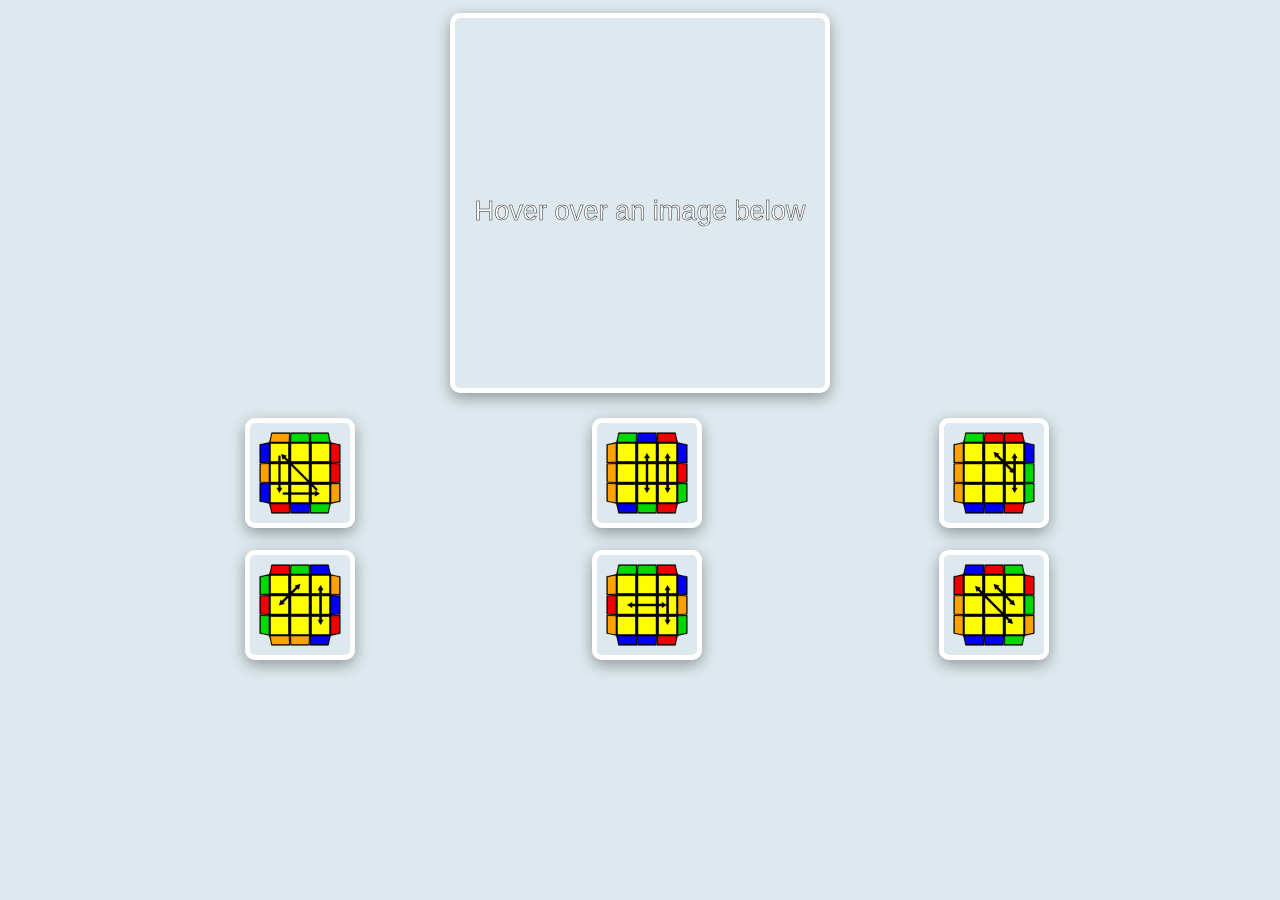
<file: hw3/index.html>
<!DOCTYPE html>
<html lang="en">

<head>
    <meta charset="UTF-8">
    <title>Photo Gallery</title>
    <link rel="stylesheet" href="gallery.css">
    <script src="gallery.js"></script>
</head>

<body>

    <div id="image">
        Hover over an image below
    </div>

    <div id="space">
        <img class="preview" alt="A-perm" src="images/aperm.png" onmouseover="upDate(this)" onmouseout="unDo()"
            onfocus="upDate(this)" onblur="unDo()">

        <img class="preview" alt="F-perm" src="images/fperm.png" onmouseover="upDate(this)" onmouseout="unDo()"
            onfocus="upDate(this)" onblur="unDo()">

        <img class="preview" src="images/japerm.png" alt="J-perm" onmouseover="upDate(this)" onmouseout="unDo()"
            onfocus="upDate(this)" onblur="unDo()">
    </div>
    <div>
        <img class="preview" src="images/raperm.png" alt="R-perm" onmouseover="upDate(this)" onmouseout="unDo()"
            onfocus="upDate(this)" onblur="unDo()">
        <img class="preview" src="images/tperm.png" alt="T-perm" onmouseover="upDate(this)" onmouseout="unDo()"
            onfocus="upDate(this)" onblur="unDo()">
        <img class="preview" src="images/vperm.png" alt="V-perm" onmouseover="upDate(this)" onmouseout="unDo()"
            onfocus="upDate(this)" onblur="unDo()">
    </div>

</body>

</html>
</file>
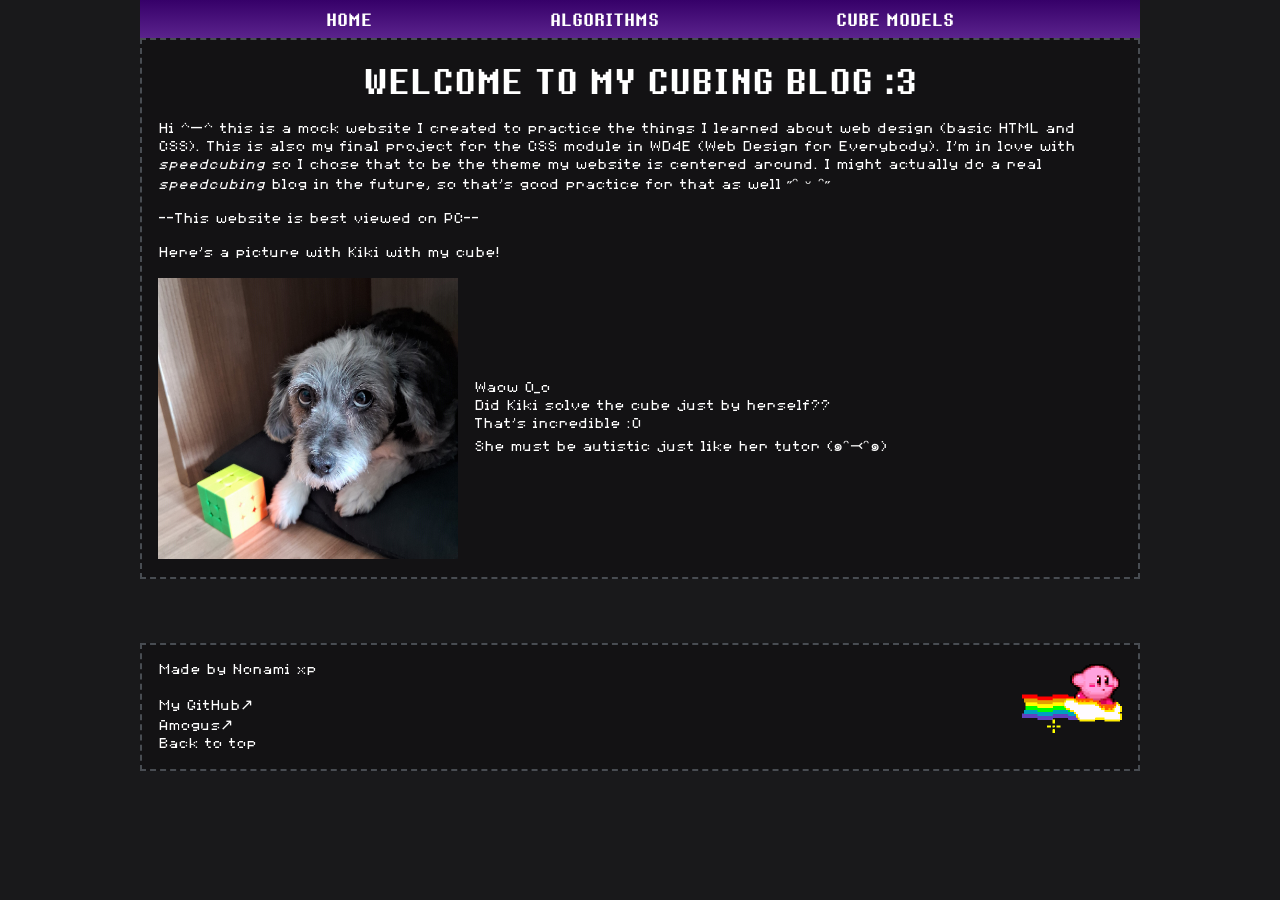
<file: mock_cube/index.html>
<!DOCTYPE html>
<html lang="en">

<head>
    <meta charset="utf-8">
    <meta name="viewport" content="width=device-width, initial-scale=1.0">
    <title>Cubing Blog :D</title>
    <link rel="icon" href="Images/cube_logo3.png">
    <link rel="stylesheet" href="css/style.css">
</head>

<body>
    <a href="#main" id="skip">Skip to main content</a>
    <nav id="nav">
        <ul>
            <li><a href="index.html">HOME</a></li>
            <li><a href="algs.html">ALGORITHMS</a></li>
            <li><a href="cubes.html">CUBE MODELS</a></li>
        </ul>
    </nav>
    <div class="border">
        <main id="main">
            <div>
                <br>
                <h1 id="main">WELCOME TO MY CUBING BLOG :3</h1><br>
                Hi ^—^ this is a mock website I created to practice the things I learned about web design (basic
                HTML and CSS). This is also my final project for the CSS module in WD4E (Web Design for Everybody).
                I'm in love with <em>speedcubing</em> so I chose that to be the theme my website is centered around. I
                might actually do a real <em>speedcubing</em> blog in the future, so that's good practice for that as
                well ˶ᵔ ᵕ ᵔ˶
                <p>
                    --This website is best viewed on PC--
                </p>
                <p>Here's a picture with Kiki with my cube!</p>
                <figure id="kiki">
                    <img src="Images/20260522.jpg" alt="Dog with a solved rubik's cube by her side.">
                    <div>Waow O_o <br> Did Kiki solve the cube just by herself?? <br> That's incredible :O <br>
                        She
                        must be autistic
                        just like her tutor (๑ᵔ⤙ᵔ๑)
                    </div>
                </figure>
            </div>
        </main>
        <br>
    </div>
    <div class="void">
    </div>
    <footer>
        <div>
            <p>
                Made by Nonami xp
            </p>
            <a href="https://github.com/nonamilua" target="_blank" class="source">My GitHub</a>
            <br>
            <a href="Images/among-us-twerk.gif" target="_blank" class="source">Amogus</a>
            <br>
            <a href="#nav">Back to top</a>
        </div>
        <img src="Images/kirby.gif" width="100">
    </footer>
</body>


</html>
</file>
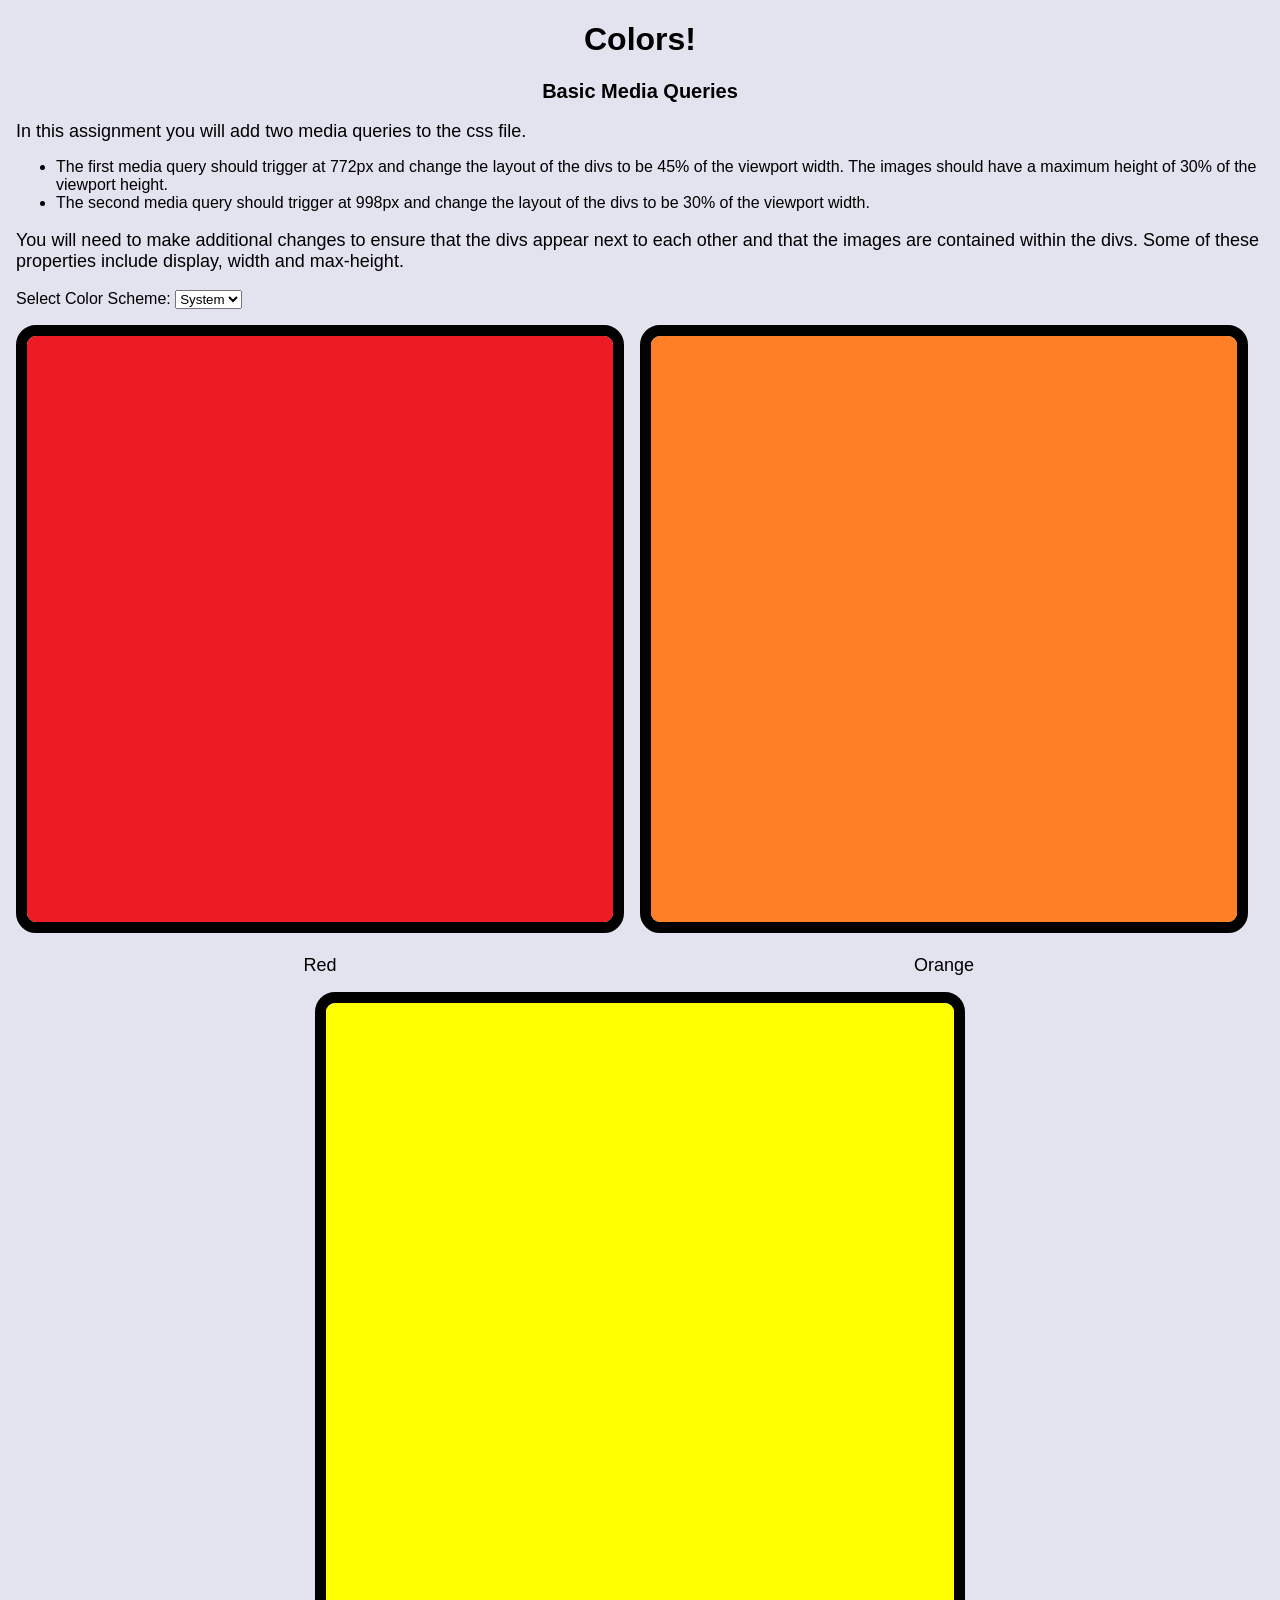
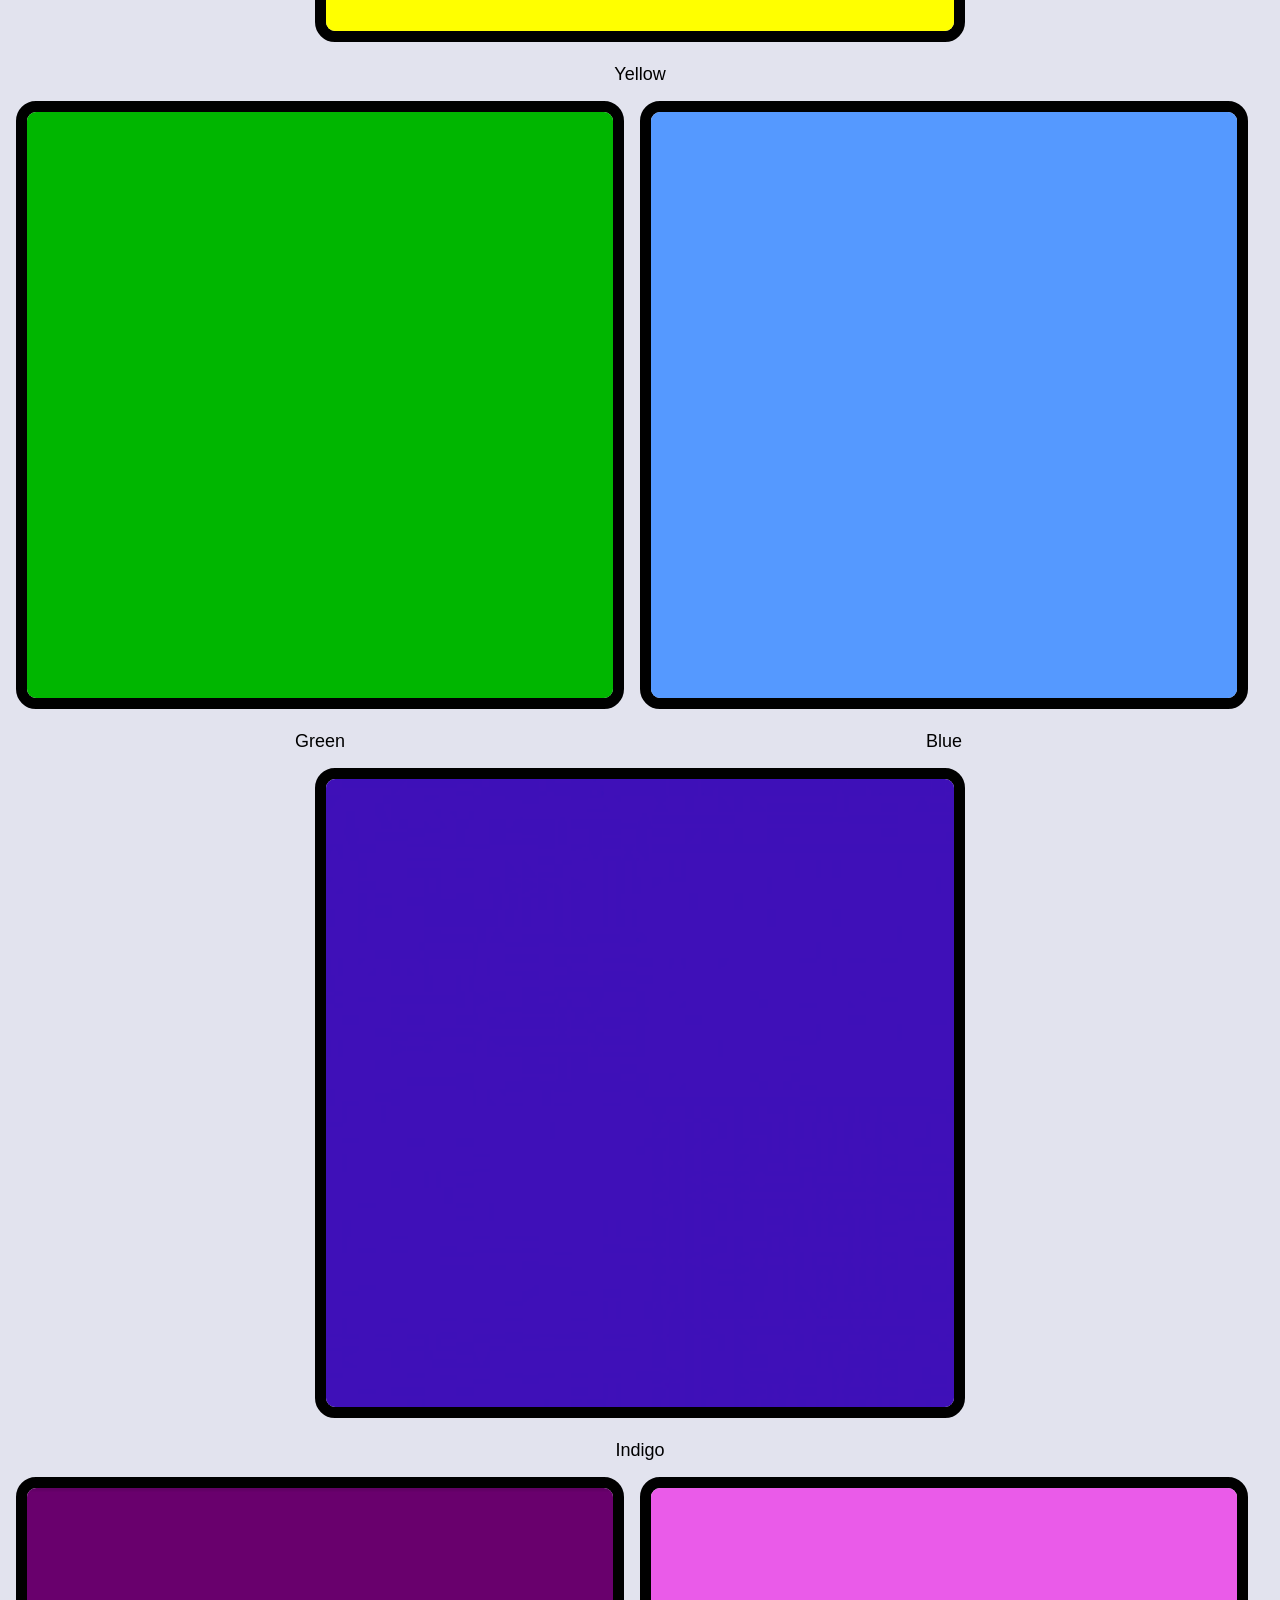
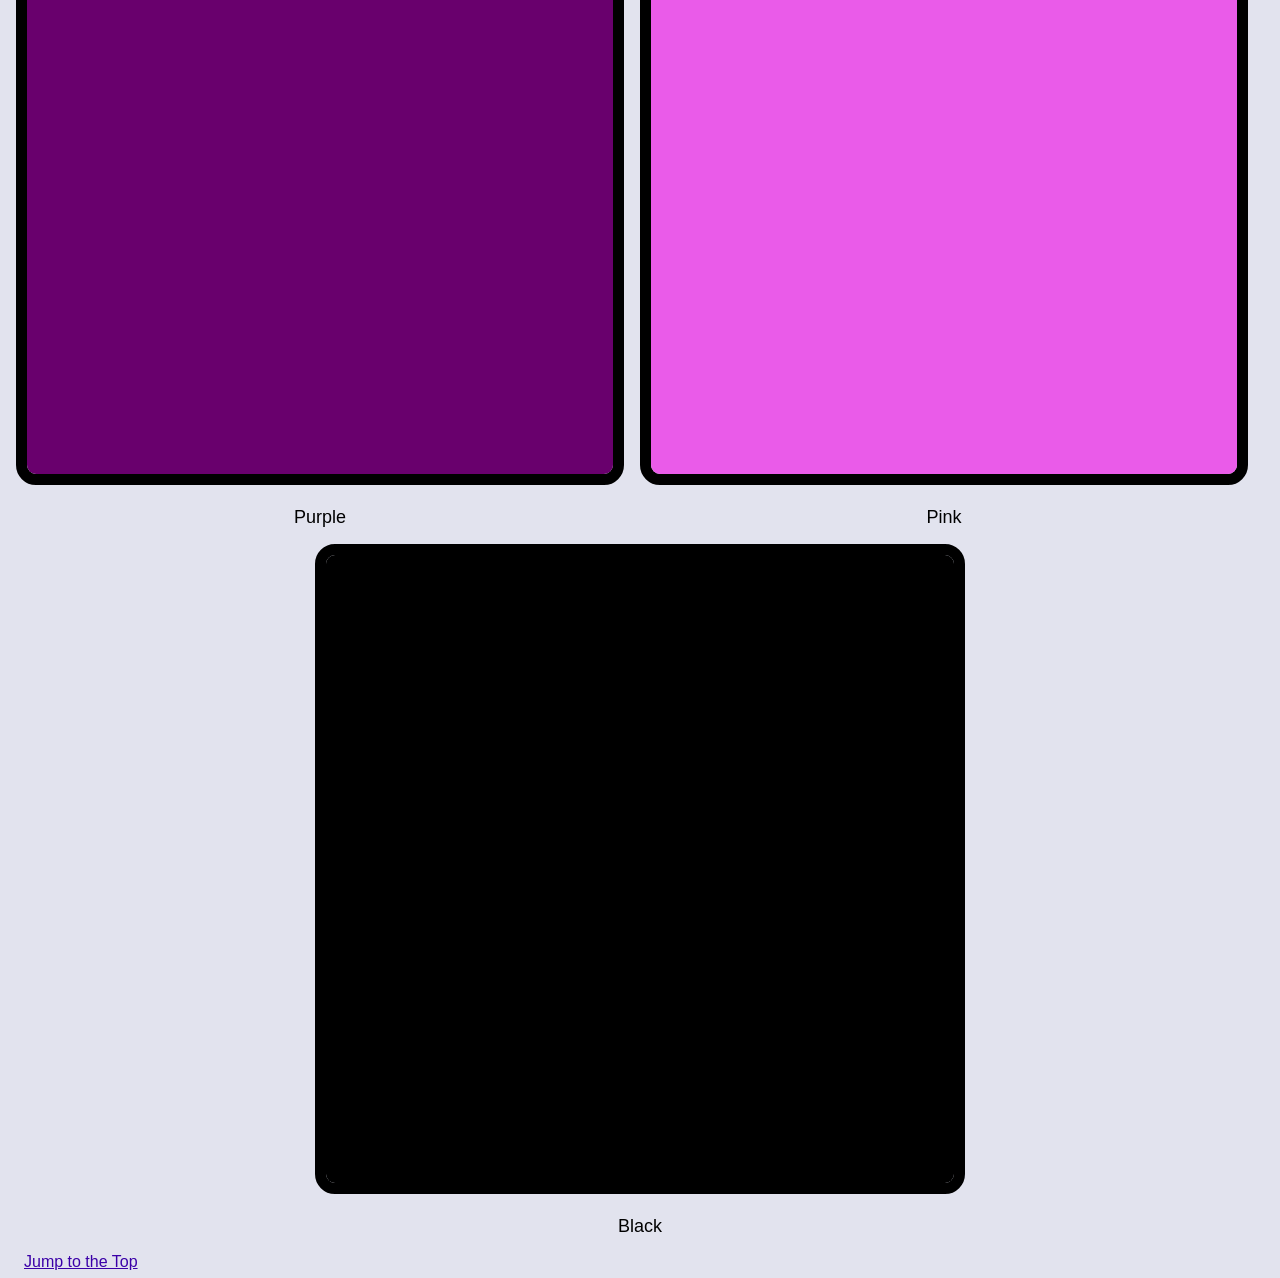
<file: responsive_hw/index.html>
<!DOCTYPE html>
<html lang="en">

<head>
    <meta charset="UTF-8">
    <meta http-equiv="X-UA-Compatible" content="IE=edge">
    <meta name="viewport" content="width=device-width, initial-scale=1.0">
    <title>Colors</title>
    <link rel="stylesheet" href="css/style.css">
</head>

<body>
    <h1 id="top">Colors!</h1>

    <h2>Basic Media Queries</h2>
    <p>In this assignment you will add two media queries to the css file.</p>
    <ul>
        <li>The first media query should trigger at 772px and change the layout of the divs to be 45% of the
            viewport width. The images should have a maximum height of 30% of the viewport height.</li>

        <li>The second media query should trigger at 998px and change the layout of the divs to be 30% of the
            viewport width.</li>
    </ul>
    <p>You will need to make additional changes to ensure that the divs appear next to each other and that the
        images are contained within the divs. Some of these properties include display, width and max-height.</p>
    <br>
    Select Color Scheme:
    <select id="theme-select">
        <option value="system">System</option>
        <option value="light">Light</option>
        <option value="dark">Dark</option>
    </select>

    <div class="grid">
        <div>
            <img src="images/red.png" alt="Red">
            <p class="label">Red</p>
        </div>
        <div>
            <img src="images/Orange.png" alt="Orange">
            <p class="label">Orange</p>
        </div>
        <div>
            <img src="images/Yellow.png" alt="Yellow">
            <p class="label">Yellow</p>
        </div>
        <div>
            <img src="images/Green.png" alt="Green">
            <p class="label">Green</p>
        </div>
        <div>
            <img src="images/Blue.png" alt="Blue">
            <p class="label">Blue</p>
        </div>
        <div>
            <img src="images/Indigo.jpeg" alt="Indigo">
            <p class="label">Indigo</p>
        </div>
        <div>
            <img src="images/Purple.png" alt="Purple">
            <p class="label">Purple</p>
        </div>
        <div>
            <img src="images/Pink.jpeg" alt="Pink">
            <p class="label">Pink</p>
        </div>
        <div>
            <img src="images/White.png" alt="Black">
            <p class="label">Black</p>
        </div>
    </div>

    <footer>
        <a href="#top">Jump to the Top</a>
    </footer>

    <script>
        document.addEventListener("DOMContentLoaded", () => {
            const select = document.getElementById("theme-select");

            const saved = localStorage.getItem("theme") || "system";

            function apply(theme) {
                document.documentElement.className = theme === "system" ? "" : theme;
                localStorage.setItem("theme", theme);
            }

            apply(saved);
            select.value = saved;

            select.addEventListener("change", (e) => {
                apply(e.target.value);
            });
        });
    </script>

</body>

</html>
</file>
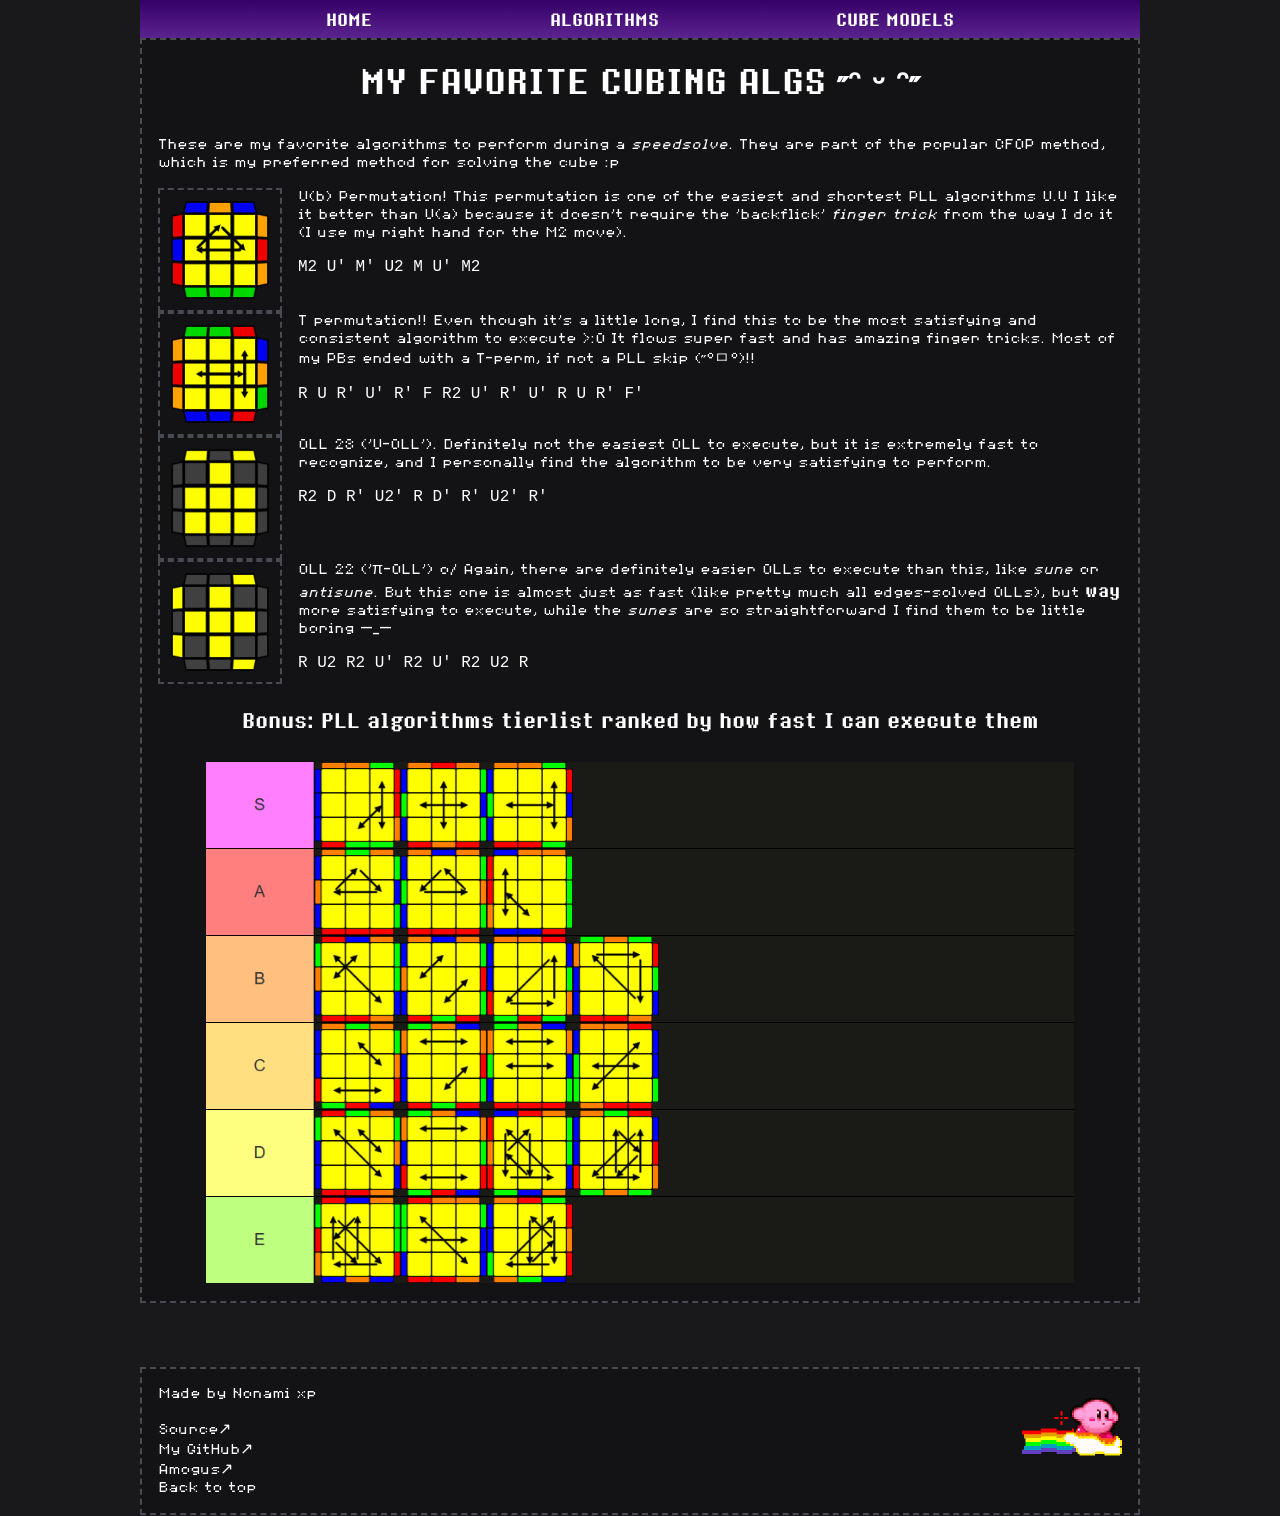
<file: mock_cube/algs.html>
<!DOCTYPE html>
<html lang="en">

<head>
    <meta charset="utf-8">
    <meta name="viewport" content="width=device-width, initial-scale=1.0">
    <title>Cubing Blog :D</title>
    <link rel="icon" href="Images/cube_logo3.png">
    <link rel="stylesheet" href="css/style.css">
</head>

<body>
    <a href="#main" id="skip">Skip to main content</a>
    <nav id="nav">
        <ul>
            <li><a href="index.html">HOME</a></li>
            <li><a href="algs.html">ALGORITHMS</a></li>
            <li><a href="cubes.html">CUBE MODELS</a></li>
        </ul>
    </nav>
    <div class="border">
        <main id="main">
            <div>
                <br>
                <h1 id="main">MY FAVORITE CUBING ALGS ˶ᵔ ᵕ ᵔ˶</h1><br>
                <p>
                    These are my favorite algorithms to perform during a <em>speedsolve</em>. They are part of the
                    popular
                    CFOP
                    method, which is my preferred method for solving the cube :p
                </p>
                <ul class='algs'>
                    <li>
                        <img src="Images/altub.png" alt="Depiction of which pieces need to swap places" width="120">
                        <div>
                            U(b) Permutation! This permutation is one of the easiest and shortest PLL
                            algorithms U.U
                            I like it better than U(a) because it doesn't require the 'backflick' <em>finger
                                trick</em> from the
                            way I do it (I use my right hand for the M2 move).

                            <pre>M2 U' M' U2 M U' M2</pre>
                        </div>
                    </li>
                    <li>
                        <img src="Images/tpll.png" alt="Depiction of which pieces need to swap places" width="120">
                        <div>
                            T permutation!! Even though it's a little long, I find this to be the most
                            satisfying
                            and consistent algorithm to execute >:O It flows super fast and has amazing finger
                            tricks.
                            Most
                            of my PBs ended with a T-perm, if not a PLL skip (˶°ㅁ°)!!

                            <pre>R U R' U' R' F R2 U' R' U' R U R' F'</pre>
                        </div>
                    </li>
                    <li>
                        <img src="Images/OLL_23.png" alt="Depiction of which pieces need to be oriented" width="120">
                        <div>
                            OLL 23 ('U-OLL'). Definitely not the easiest OLL to execute, but it is extremely
                            fast to recognize, and I personally find the algorithm to be very satisfying to perform.


                            <pre>R2 D R' U2' R D' R' U2' R'</pre>
                        </div>
                    </li>
                    <li>
                        <img src="Images/pioll.png" alt="Depiction of which pieces need to be swap" width="120">
                        <div>
                            OLL 22 ('&pi;-OLL') o/ Again, there are definitely easier OLLs to execute than this, like
                            <em>sune</em> or <em>antisune</em>. But this one is almost just as fast (like pretty
                            much all edges-solved OLLs), but <strong>way</strong> more satisfying to execute, while
                            the <em>sunes</em> are so straightforward I find them to be little boring —_—

                            <pre>R U2 R2 U' R2 U' R2 U2 R</pre>
                        </div>
                    </li>
                </ul>
                <br>
                <h2> Bonus: PLL algorithms tierlist ranked by how fast I can execute them</h2>
                <br>
                <figure id="tierlist">
                    <img src="Images/plltierlist.png">
                </figure>
            </div>
        </main>
        <br>
    </div>
    <div class="void">
    </div>
    <footer>
        <div>
            <p>
                Made by Nonami xp
            </p>
            <a href="https://jperm.net/" target="_blank" class="source">Source</a>
            <br>
            <a href="https://github.com/nonamilua" target="_blank" class="source">My GitHub</a>
            <br>
            <a href="Images/among-us-twerk.gif" target="_blank" class="source">Amogus</a>
            <br>
            <a href="#nav">Back to top</a>
        </div>
        <img src="Images/kirby.gif" width="100">
    </footer>

</body>

</html>
</file>
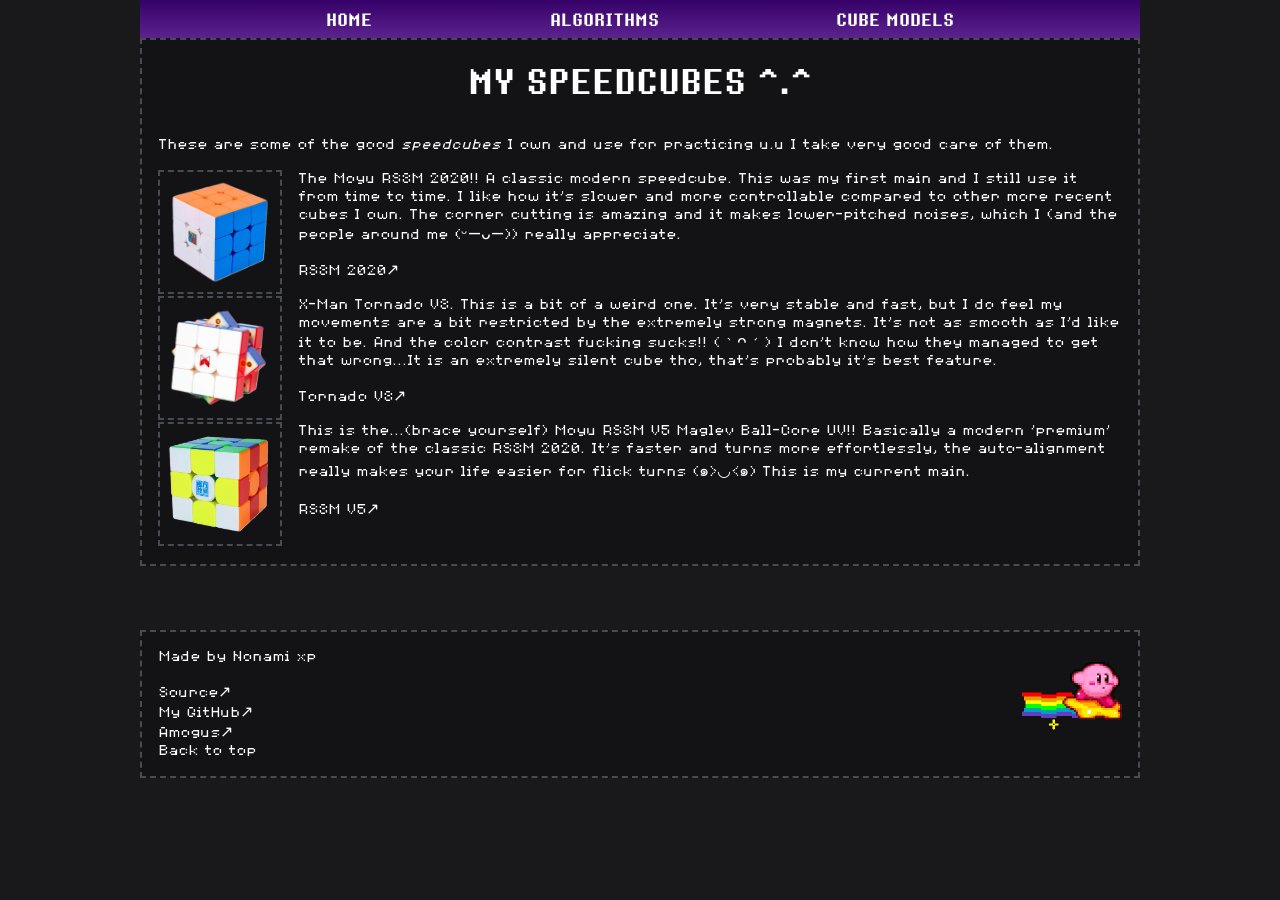
<file: mock_cube/cubes.html>
<!DOCTYPE html>
<html lang="en">

<head>
    <meta charset="utf-8">
    <meta name="viewport" content="width=device-width, initial-scale=1.0">
    <title>Cubing Blog :D</title>
    <link rel="icon" href="Images/cube_logo3.png">
    <link rel="stylesheet" href="css/style.css">
</head>

<body>
    <a href="#main" id="skip">Skip to main content</a>
    <nav id="nav">
        <ul>
            <li><a href="index.html">HOME</a></li>
            <li><a href="algs.html">ALGORITHMS</a></li>
            <li><a href="cubes.html">CUBE MODELS</a></li>
        </ul>
    </nav>
    <div class="border">
        <main id="main">
            <div>
                <br>
                <h1 id="main">MY SPEEDCUBES ^.^</h1><br>
                <p>
                    These are some of the good <em>speedcubes</em> I own and use for practicing u.u I take very good
                    care of them.
                </p>
                <ul class='algs'>
                    <li>
                        <img src="Images/RS3M-2020.png" alt="Depiction of the speedcube" width="120">
                        <div>
                            The Moyu RS3M 2020!! A classic modern speedcube. This was my first main and I still use it
                            from
                            time to time. I like how it's slower and more controllable compared to other more recent
                            cubes I own. The corner cutting is amazing and it makes lower-pitched noises, which I (and
                            the people around me (ᵕ—ᴗ—)) really appreciate.
                            <p>
                                <a href="https://www.amazon.com/CuberSpeed-stickerless-Mofang-Jiaoshi-MF3RS3/dp/B08BG6CVQD"
                                    target="_blank" class="source">RS3M 2020</a>
                            </p>
                        </div>
                    </li>
                    <li>
                        <img src="Images/TornadoV3.png" alt="Depiction of the speedcube" width="120">
                        <div>
                            X-Man Tornado V3. This is a bit of a weird one. It's very stable and fast, but I do feel my
                            movements are a bit restricted by the extremely strong magnets. It's not as smooth as I'd
                            like it to be. And the color contrast fucking sucks!! ( ` ᴖ ´ ) I don't know how they
                            managed to get that wrong...It is an extremely silent cube tho, that's probably it's best
                            feature.

                            <p>
                                <a href="https://www.amazon.com/CuberShop-Tornado-Pioneer-Magnetic-Clothes/dp/B0CC5D4D1M/"
                                    target="_blank" class="source">Tornado V3</a>
                            </p>
                        </div>
                    </li>
                    <li>
                        <img src="Images/rs3mv5.png" alt="Depiction of the speedcube" width="120">
                        <div>
                            This is the...(brace yourself) Moyu RS3M V5 Maglev Ball-Core UV!! Basically a modern
                            'premium' remake of the classic RS3M 2020. It's faster and turns more effortlessly, the
                            auto-alignment really makes your life easier for flick turns (๑&gt;◡&lt;๑) This is my
                            current main.
                            <p>
                                <a href="https://www.amazon.com/Cuberspeed-RS3M-V5-Flagship-Magnetic/dp/B0CLLNVRXR/"
                                    target="_blank" class="source">RS3M V5</a>
                            </p>
                        </div>
                    </li>
                </ul>
            </div>
        </main>
        <br>
    </div>
    <div class="void">
    </div>
    <footer>
        <div>
            <p>
                Made by Nonami xp
            </p>
            <a href="https://jperm.net/" target="_blank" class="source">Source</a>
            <br>
            <a href="https://github.com/nonamilua" target="_blank" class="source">My GitHub</a>
            <br>
            <a href="Images/among-us-twerk.gif" target="_blank" class="source">Amogus</a>
            <br>
            <a href="#nav">Back to top</a>
        </div>
        <img src="Images/kirby.gif" width="100">
    </footer>

</body>

</html>
</file>
<file: hw3/gallery.css>
html {
    font-family: Arial, Helvetica, sans-serif;
}

body {
    margin: 1%;
    background-color: #dde9ee;
}

#image {
    line-height: 385px;
    width: 370px;
    height: 370px;
    border: 5px solid rgb(255, 255, 255);
    margin: 0 auto;
    background-color: #dde9ee;
    background-image: url('');
    background-repeat: no-repeat;
    color: #FFFFFF;
    text-align: center;
    background-size: 100%;
    margin-bottom: 25px;
    font-size: 170%;
    border: 5px solid rgb(255, 255, 255);
    border-radius: 10px;
    box-shadow: rgba(0, 0, 0, 0.35) 0px 5px 15px;
    -webkit-text-stroke: 0.5px rgba(0, 0, 0, 0.842);
}

.preview {
    width: 8%;
    margin-left: 18.5%;
    border: 5px solid rgb(255, 255, 255);
    border-radius: 10px;
    box-shadow: rgba(0, 0, 0, 0.35) 0px 5px 15px;
}

img {
    width: 95%;
    -webkit-text-stroke: 0.5px rgba(0, 0, 0, 0.842);
}

#space {
    margin-bottom: 18px;
}
</file>
<file: mock_cube/css/style.css>
@font-face {
    font-family: "8-bit-operator";
    src: url("fonts/8bitOperatorPlus8-Regular.ttf") format("truetype");
    font-weight: 400;
    font-style: normal;
}

@font-face {
    font-family: "8-bit-operator";
    src: url("fonts/8bitOperatorPlus-Bold.woff") format("woff");
    font-weight: 700;
    font-style: normal;
}

html {
    font-size: 1rem;
    background-color: #19191b;
}

body {
    font-family: "8-bit-operator", sans-serif;
    font-weight: 400;
    color: #ffffff;
    margin-top: 0;
    margin-bottom: 0;
    max-width: 1000px;
    margin: 0 auto;
    background-color: #131214;
}

.border {
    border: 2px dashed #484c52;
    border-top: 2px dashed #484c52;
    border-bottom: 2px dashed #484c52;
}

a {
    text-decoration: none;
    color: #ffffff;
    transition: color 0.5s ease;
}

a:hover {
    color: #ff8bc1;
}

h1 {
    text-align: center;
    font-weight: 700;
    margin-block-start: 0;
    margin-block-end: 0;
}

h2 {
    text-align: center;
    font-weight: 700;
    margin-block-start: 0;
    margin-block-end: 0;
    font-size: 1.2rem;
}

nav {
    font-weight: 700;
}

strong {
    font-weight: 700;
}

main {
    padding-left: 1rem;
    padding-right: 1rem;
}

.void {
    width: 100%;
    height: 4rem;
    background-color: #19191b;
}

footer {
    display: flex;
    align-items: center;
    gap: 1rem;
    padding-left: 1rem;
    padding-right: 1rem;
    border-top: 2px dashed #484c52;
    border-left: 2px dashed #484c52;
    border-bottom: 2px dashed #484c52;
    border-right: 2px dashed #484c52;
    padding-bottom: 1rem;
}

footer div {
    flex: 1;

}

#skip {
    position: absolute;
    left: -9999px;
}

#skip:focus {
    position: static;
    z-index: 1000;
}

nav ul {
    display: flex;
    justify-content: space-evenly;
    list-style: none;
    padding: 0.5rem;
    margin: 0;
    background: linear-gradient(#360069, #5b238d);
}

nav li {
    text-align: center;
}

nav li a {
    text-decoration: none;
}

#kiki {
    margin-block-start: 0;
    margin-block-end: 0;
    margin-inline-start: 0rem;
    margin-inline-end: 1.2rem;
    display: flex;
    align-items: center;
    gap: 1rem;
}

#kiki img {
    width: 300px;
    max-width: 40vw;
    height: auto;
}

#kiki div {
    flex: 1;
}

a[target="_blank"]::after {
    content: "↗";
}

.algs {
    list-style: none;
    padding: 0;
    margin: 0;
}

.algs li {
    display: grid;
    grid-template-columns: auto 1fr;
    gap: 1rem;
    align-items: start;

}

.algs img {
    margin-block-start: 0;
    margin-block-end: 0;
    margin-inline-start: 0rem;
    margin-inline-end: 0rem;
    border: 2px dashed #484c52;

}

.algs pre {
    grid-column: 2;

}

.algs a {
    grid-column: 2;

}

#tierlist {
    margin-block-start: 0;
    margin-block-end: 0;
    margin-inline-start: 0rem;
    margin-inline-end: 0px;
    margin-top: 0.7rem;
}

#tierlist img {
    display: block;
    margin: 0 auto;
    max-width: 90%;
    height: auto;
}

pre {
    white-space: pre-wrap;
}
</file>
<file: responsive_hw/css/style.css>
* {
    box-sizing: border-box;
}

html {
    font-family: Helvetica, sans-serif;
    scroll-behavior: smooth;
}


body {
    background-color: #e2e3ee;
    color: black;
    font-family: Helvetica, sans-serif;
    margin: 0 1rem;
    max-width: 1500px;
}

h1 {
    text-align: center;
    font-size: 32px;
}

h2 {
    text-align: center;
    font-size: 20px;
}

a {
    color: #3b00a8;
    padding: 8px;
}

p {
    font-size: 18px;
    margin-bottom: 0;
}

.grid {
    display: grid;
    grid-template-columns: 1fr;
    margin-top: 1rem;
    margin-bottom: 1rem;
    gap: 1rem;
}


.grid>div {
    text-align: center;
    padding: 0;

}

.grid div img {
    width: 100%;
    border: 0.7rem solid black;
    border-radius: 20px;

}

@media (min-width: 768px) {
    .grid {
        grid-template-columns: repeat(2, 1fr);
        gap: 1rem;
    }

    .grid div img {
        border-radius: 50%;
        max-width: 450px;
    }

    .grid>div:last-child {
        grid-column: span 2;
    }
}

@media (min-width: 1024px) {
    .grid {
        grid-template-columns: repeat(2, 1fr);
        gap: 1rem;
    }

    .grid div img {
        border-radius: 20px;
        max-width: 650px;
    }

    .grid>div:nth-child(3n) {
        grid-column: span 3;
    }

}

@media (min-width: 1500px) {
    body {
        margin: 0 auto;
    }
}

@media (prefers-reduced-motion: reduce) {
    html {
        scroll-behavior: auto !important;
    }
}

html.dark body {
    background-color: #1a1a1a;
    color: white;
}

html.dark .grid div img {
    border: 0.7rem solid rgb(224, 224, 224);
}

@media (prefers-color-scheme: dark) {
    html:not(.light):not(.dark) body {
        background-color: #1a1a1a;
        color: white;
    }

    html:not(.light):not(.dark) .grid div img {
        border: 0.7rem solid rgb(224, 224, 224);
    }
}
</file>
